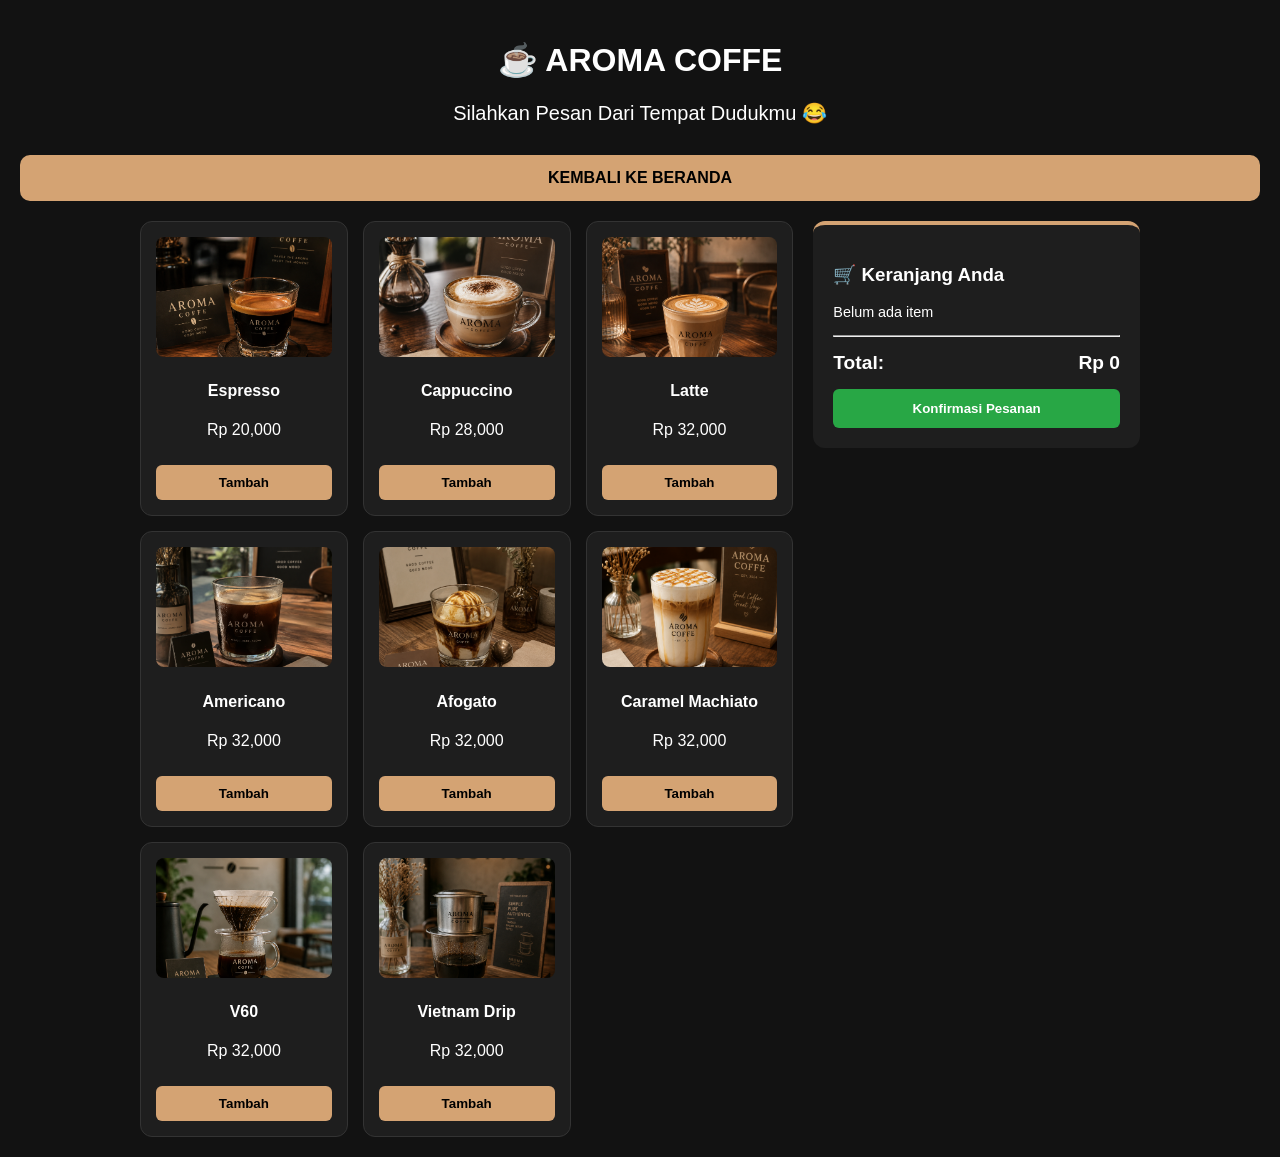
<file: kopi.html>
<!DOCTYPE html>
<html lang="id">
<head>
    <meta charset="UTF-8">
    <meta name="viewport" content="width=device-width, initial-scale=1.0">
    <title>Kedai Coffe</title>
    <link rel="stylesheet" href="kopi.css">
</head>
<body>
    <header>
        <h1>☕ AROMA COFFE</h1>
        <p>Silahkan Pesan Dari Tempat Dudukmu 😂</p>
    </header>
          
    <ul class="ul">
         <li><a href="index.html">KEMBALI KE BERANDA</a></li>
        </ul>
    
    <div class="container">
        <section class="menu-grid" id="menu-container">
            </section>

        <aside class="cart-box">
            <h3>🛒 Keranjang Anda</h3>
            <ul id="cart-list">
                <li class="empty-text">Belum ada item</li>
            </ul>
            <hr>
            <div class="total-section">
                <span>Total:</span>
                <span id="total-price">Rp 0</span>
            </div>
            <button class="btn-checkout" onclick="openModal()">Konfirmasi Pesanan</button>
        </aside>
    </div>

    <div id="orderModal" class="modal">
        <div class="modal-content">
            <span class="close-btn" onclick="closeModal()">&times;</span>
            <div id="form-area">
                <h3>Lengkapi Data</h3>
                <input type="text" id="name" placeholder="Nama Pemesan">
                <input type="number" id="noMeja" placeholder="Nomor Meja (Contoh: 05)">
                <input type="tel" id="noHP" placeholder="Nomor HP (Contoh: 0812...)">
                
                <label>Metode Pembayaran:</label>
                <select id="paymentMethod">
                    <option value="Tunai">Tunai di Kasir</option>
                    <option value="QRIS">QRIS</option>
                    <option value="Transfer Bank">Transfer Bank (BRI)</option>
                </select>

                <button class="btn-submit" onclick="processOrder()">Buat Pesanan</button>
            </div>

            <div id="receipt-area" style="display: none;">
                <div id="receipt-content"></div>
                <button class="btn-print" onclick="window.print()">Cetak Nota</button>
                <button class="btn-reset" onclick="location.reload()">Pesanan Baru</button>
            </div>
        </div>
    </div>

    <script src="kopi.js"></script>
</body>
</html>
</file>
<file: kopi.css>
/* General Style */
body {
    font-family: 'Segoe UI', Tahoma, Geneva, Verdana, sans-serif;
    background-color: #121212;
    color: white;
    margin: 0;
    padding: 20px;
}

header { text-align: center; margin-bottom: 30px; }
header p { font-size: 20px; color: white;}

.ul {
  list-style-type: none;
  margin: 0;
  padding: 0;
  background-color: #d4a373;
  display: flex;
  justify-content: center;
    margin-bottom: 20px;
    border-radius: 10px;
}

.ul li a {
  display: block;
  color: black;
  padding: 14px 16px;
  text-decoration: none;
    font-weight: bold;
}


.container {
    display: grid;
    grid-template-columns: 2fr 1fr;
    gap: 20px;
    max-width: 1000px;
    margin: 0 auto;
}

/* Menu Styling */
.menu-grid {
    display: grid;
    grid-template-columns: repeat(auto-fit, minmax(180px, 1fr));
    gap: 15px;
}

.card {
    background: #1e1e1e;
    padding: 15px;
    border-radius: 12px;
    text-align: center;
    border: 1px solid #333;
}

.card img { width: 100%; border-radius: 8px; height: 120px; object-fit: cover; }

.btn-add {
    background: #d4a373;
    border: none;
    padding: 10px;
    width: 100%;
    border-radius: 6px;
    cursor: pointer;
    font-weight: bold;
    margin-top: 10px;
}

/* Cart Styling */
.cart-box {
    background: #1e1e1e;
    padding: 20px;
    border-radius: 12px;
    height: fit-content;
    border-top: 4px solid #d4a373;
}

#cart-list { list-style: none; padding: 0; font-size: 0.9rem; }
.cart-item { display: flex; justify-content: space-between; margin-bottom: 8px; }

.total-section {
    display: flex;
    justify-content: space-between;
    font-weight: bold;
    font-size: 1.2rem;
    margin: 15px 0;
}

.btn-checkout {
    background: #28a745;
    color: white;
    border: none;
    padding: 12px;
    width: 100%;
    border-radius: 6px;
    font-weight: bold;
    cursor: pointer;
}

/* Modal */
.modal {
    display: none;
    position: fixed;
    top:0; left:0; width:100%; height:100%;
    background: rgba(0,0,0,0.85);
}

.modal-content {
    margin-bottom: 50px;
    background: #262626;
    margin: 10% auto;
    padding: 25px;
    width: 90%;
    max-width: 400px;
    border-radius: 15px;
}

input, select {
    width: 100%;
    padding: 12px;
    margin: 10px 0;
    border-radius: 6px;
    border: 1px solid #444;
    background: #121212;
    color: white;
    box-sizing: border-box;
}

.btn-submit { background: #d4a373; width: 100%; padding: 12px; border: none; border-radius: 6px; font-weight: bold; cursor: pointer; }

/* Receipt Style (Nota Putih) */
#receipt-content {
    background: white;
    color: black;
    padding: 20px;
    font-family: 'Courier New', Courier, monospace;
    border-radius: 4px;
    margin-bottom: 15px;
}

.btn-print { background: #007bff; color: white; border: none; padding: 10px; border-radius: 6px; cursor: pointer; }
.btn-reset { background: #6c757d; color: white; border: none; padding: 10px; border-radius: 6px; cursor: pointer; }

@media (max-width: 768px) { .container { grid-template-columns: 1fr; } }
</file>
